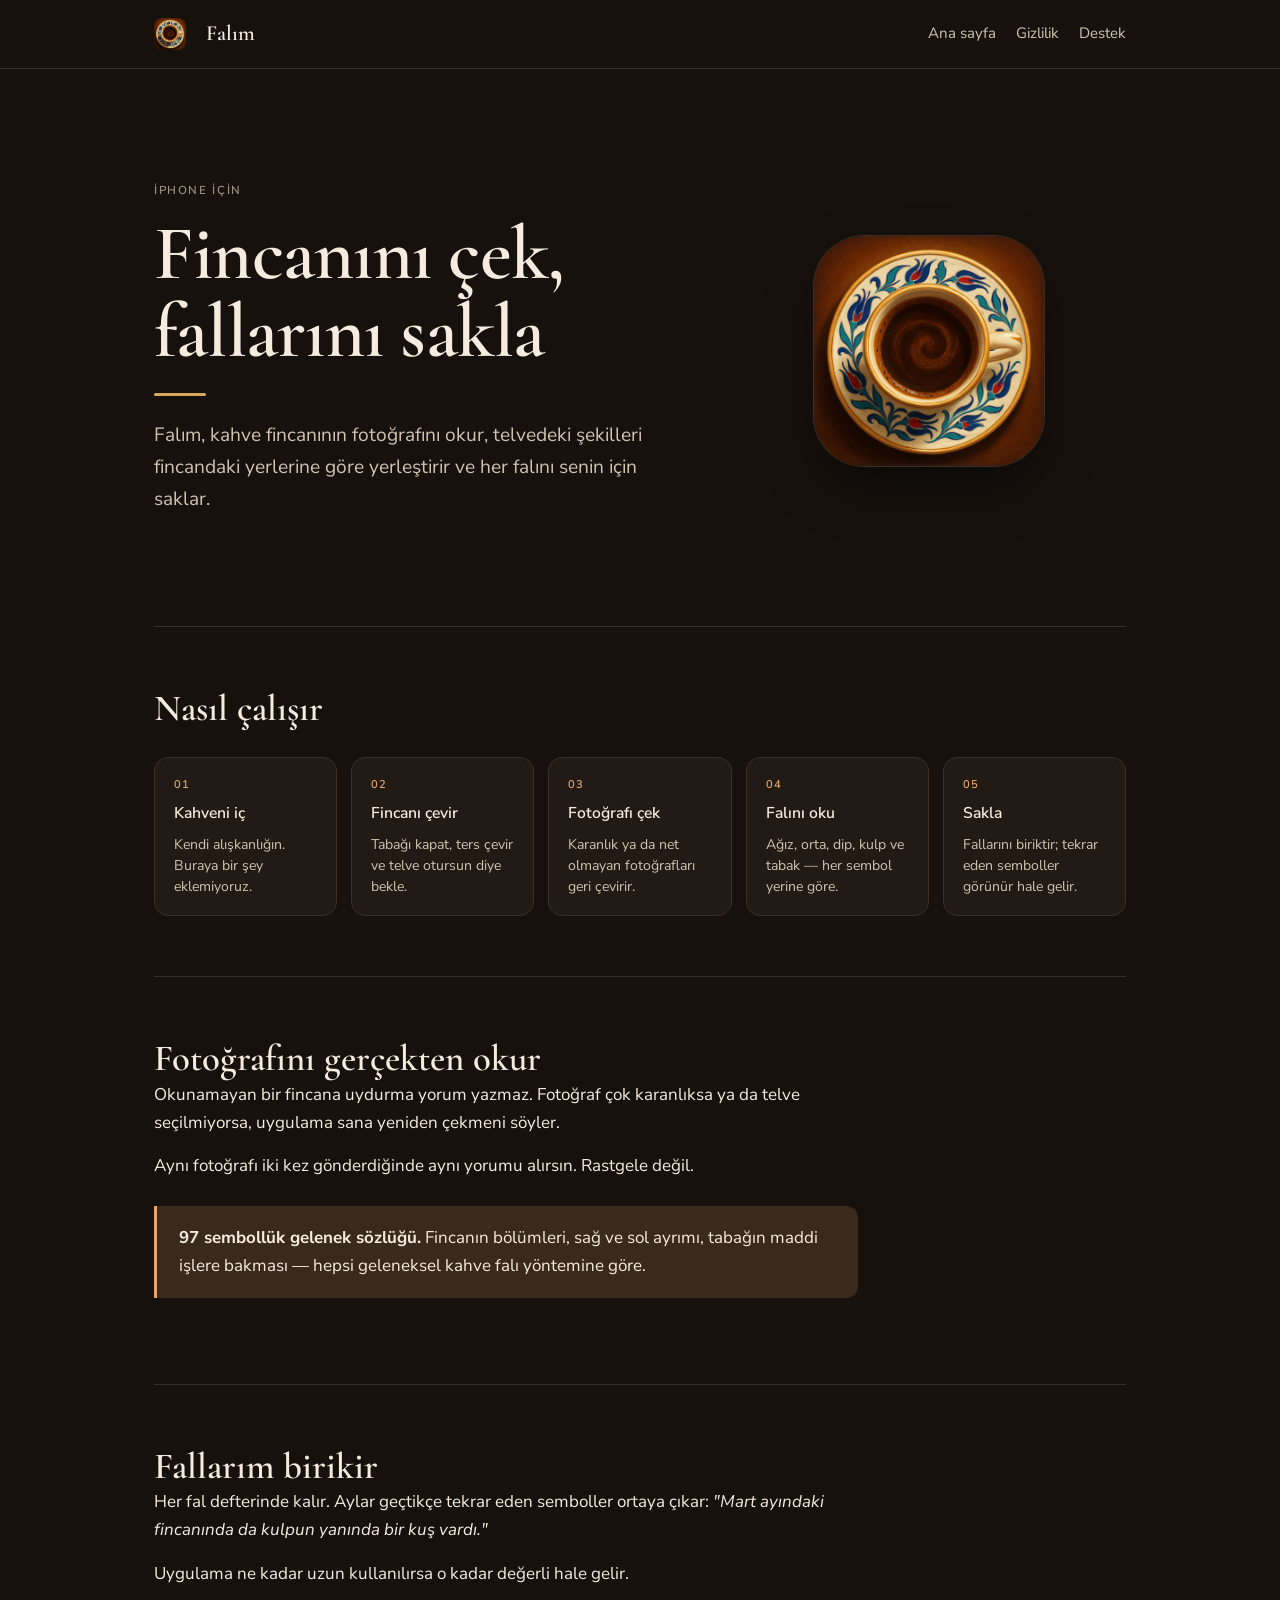
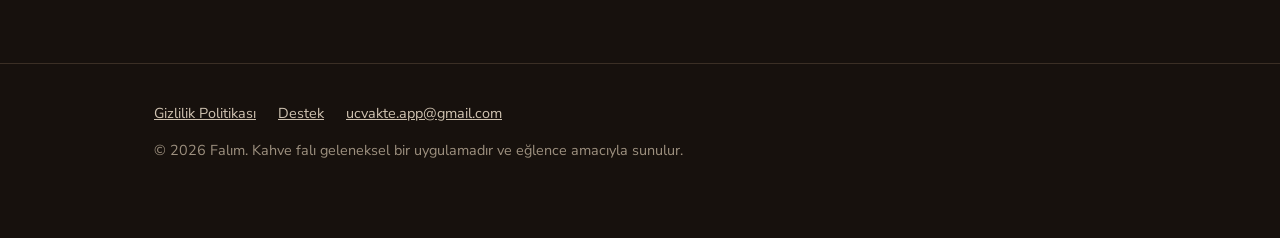
<file: index.html>
<!doctype html>
<html lang="tr">
<head>
<meta charset="utf-8">
<meta name="viewport" content="width=device-width,initial-scale=1">
<link rel="icon" href="icon.png">
<meta name="theme-color" content="#17110D">
<meta name="color-scheme" content="dark">
<link rel="preconnect" href="https://fonts.googleapis.com">
<link rel="preconnect" href="https://fonts.gstatic.com" crossorigin>
<link rel="stylesheet" href="https://fonts.googleapis.com/css2?family=Cormorant+Garamond:wght@600&family=Lora&family=Nunito+Sans:wght@400;600;700&display=swap">
<link rel="stylesheet" href="style.css">
<title>Falım: Kahve Falı</title>
<meta name="description" content="Fincanının fotoğrafını çek, telvendeki sembolleri gör, her falını sakla. Geleneksel kahve falı yöntemine sadık.">
</head>
<body>
<nav><div class="wrap">
<img src="icon.png" alt="">
<span class="mark">Falım</span>
<a href="index.html">Ana sayfa</a>
<a href="privacy.html">Gizlilik</a>
<a href="support.html">Destek</a>
</div></nav>
<div class="wrap">

<header class="hero">
  <div>
    <p class="eyebrow">iPhone için</p>
    <h1>Fincanını çek,<br>fallarını sakla</h1>
    <div class="rule"></div>
    <p class="lede">Falım, kahve fincanının fotoğrafını okur, telvedeki şekilleri fincandaki yerlerine göre yerleştirir ve her falını senin için saklar.</p>
  </div>
  <div class="hero-icon"><img src="icon.png" alt="Falım uygulama simgesi"></div>
</header>

<section>
  <h2>Nasıl çalışır</h2>
  <ol class="loop">
    <li><span class="n">01</span><span class="t">Kahveni iç</span><span class="d">Kendi alışkanlığın. Buraya bir şey eklemiyoruz.</span></li>
    <li><span class="n">02</span><span class="t">Fincanı çevir</span><span class="d">Tabağı kapat, ters çevir ve telve otursun diye bekle.</span></li>
    <li><span class="n">03</span><span class="t">Fotoğrafı çek</span><span class="d">Karanlık ya da net olmayan fotoğrafları geri çevirir.</span></li>
    <li><span class="n">04</span><span class="t">Falını oku</span><span class="d">Ağız, orta, dip, kulp ve tabak — her sembol yerine göre.</span></li>
    <li><span class="n">05</span><span class="t">Sakla</span><span class="d">Fallarını biriktir; tekrar eden semboller görünür hale gelir.</span></li>
  </ol>
</section>

<section>
  <h2>Fotoğrafını gerçekten okur</h2>
  <div class="narrow">
    <p>Okunamayan bir fincana uydurma yorum yazmaz. Fotoğraf çok karanlıksa ya da telve seçilmiyorsa, uygulama sana yeniden çekmeni söyler.</p>
    <p>Aynı fotoğrafı iki kez gönderdiğinde aynı yorumu alırsın. Rastgele değil.</p>
    <div class="note">
      <p><strong>97 sembollük gelenek sözlüğü.</strong> Fincanın bölümleri, sağ ve sol ayrımı, tabağın maddi işlere bakması — hepsi geleneksel kahve falı yöntemine göre.</p>
    </div>
  </div>
</section>

<section>
  <h2>Fallarım birikir</h2>
  <div class="narrow">
    <p>Her fal defterinde kalır. Aylar geçtikçe tekrar eden semboller ortaya çıkar: <em>"Mart ayındaki fincanında da kulpun yanında bir kuş vardı."</em></p>
    <p>Uygulama ne kadar uzun kullanılırsa o kadar değerli hale gelir.</p>
  </div>
</section>

</div>
<footer><div class="wrap">
<div class="links">
<a href="privacy.html">Gizlilik Politikası</a>
<a href="support.html">Destek</a>
<a href="mailto:ucvakte.app@gmail.com">ucvakte.app@gmail.com</a>
</div>
<p>© 2026 Falım. Kahve falı geleneksel bir uygulamadır ve eğlence amacıyla sunulur.</p>
</div></footer>
</body></html>
</file>
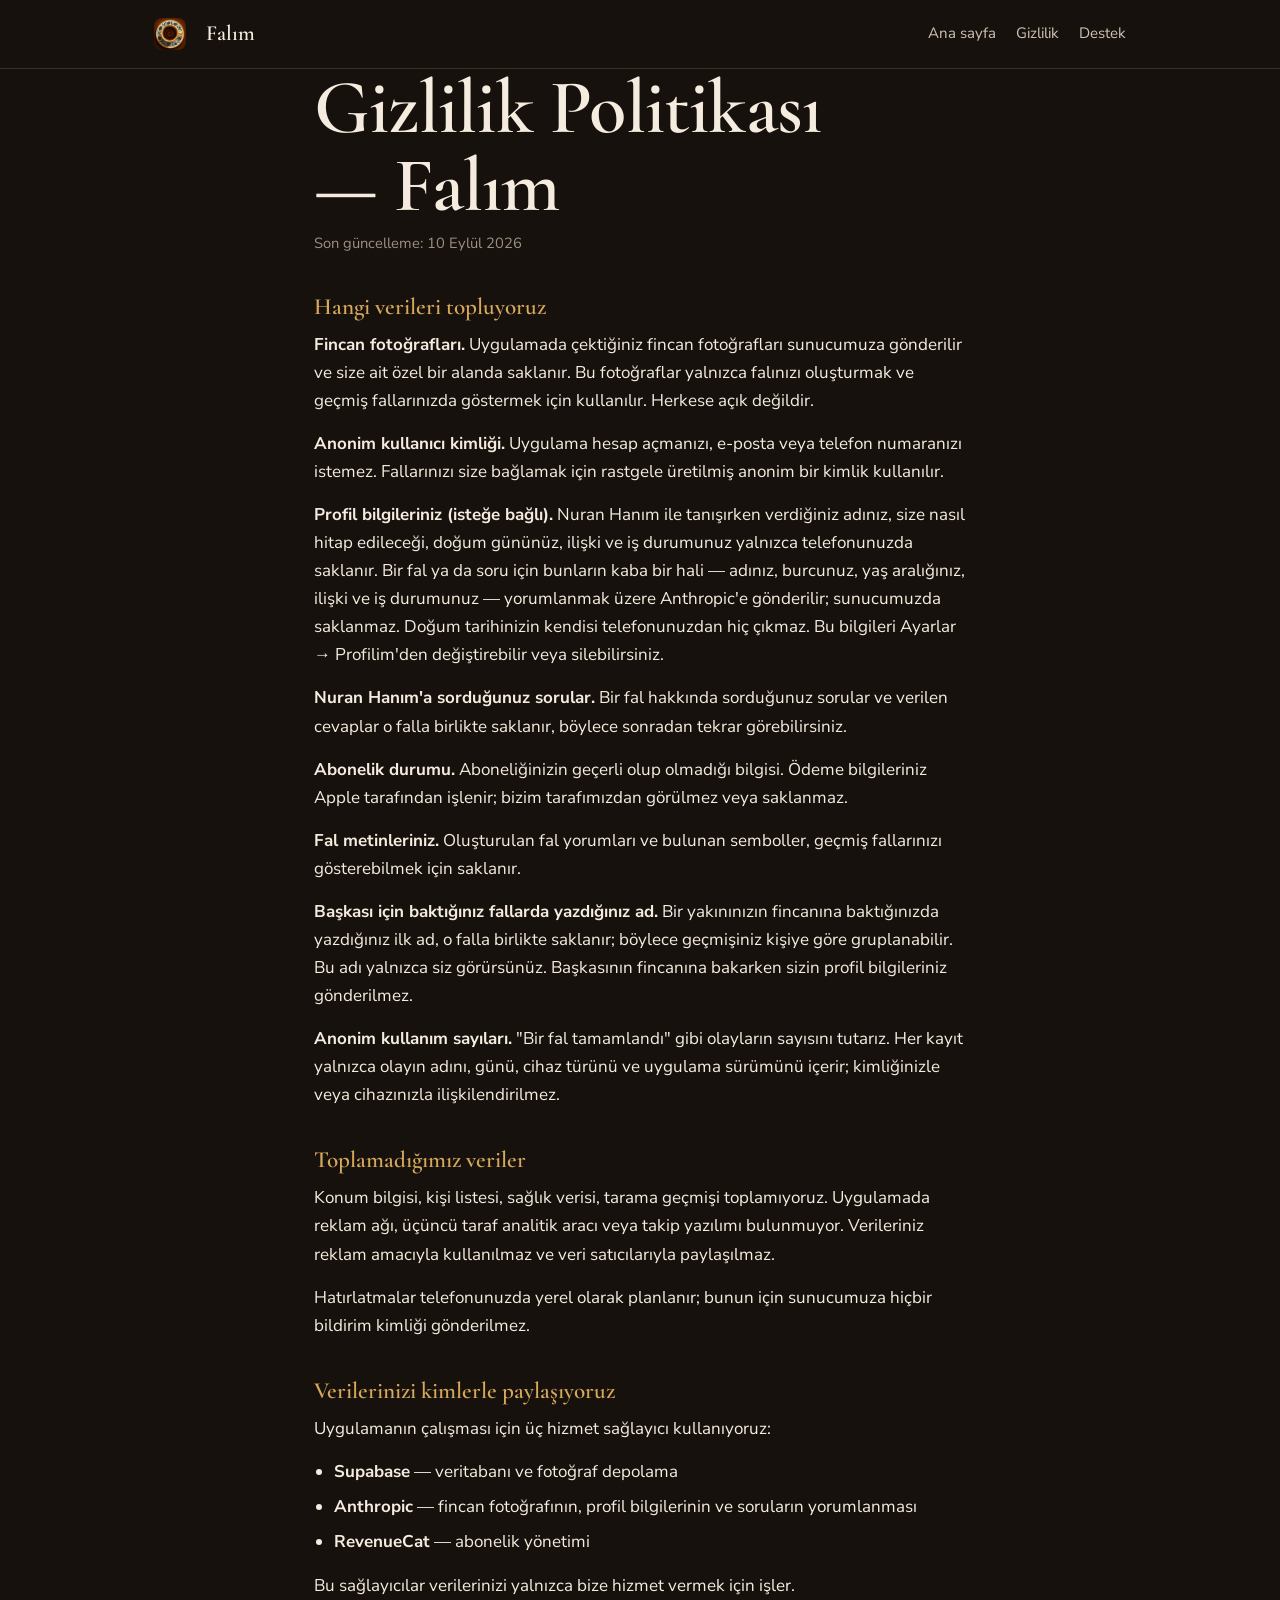
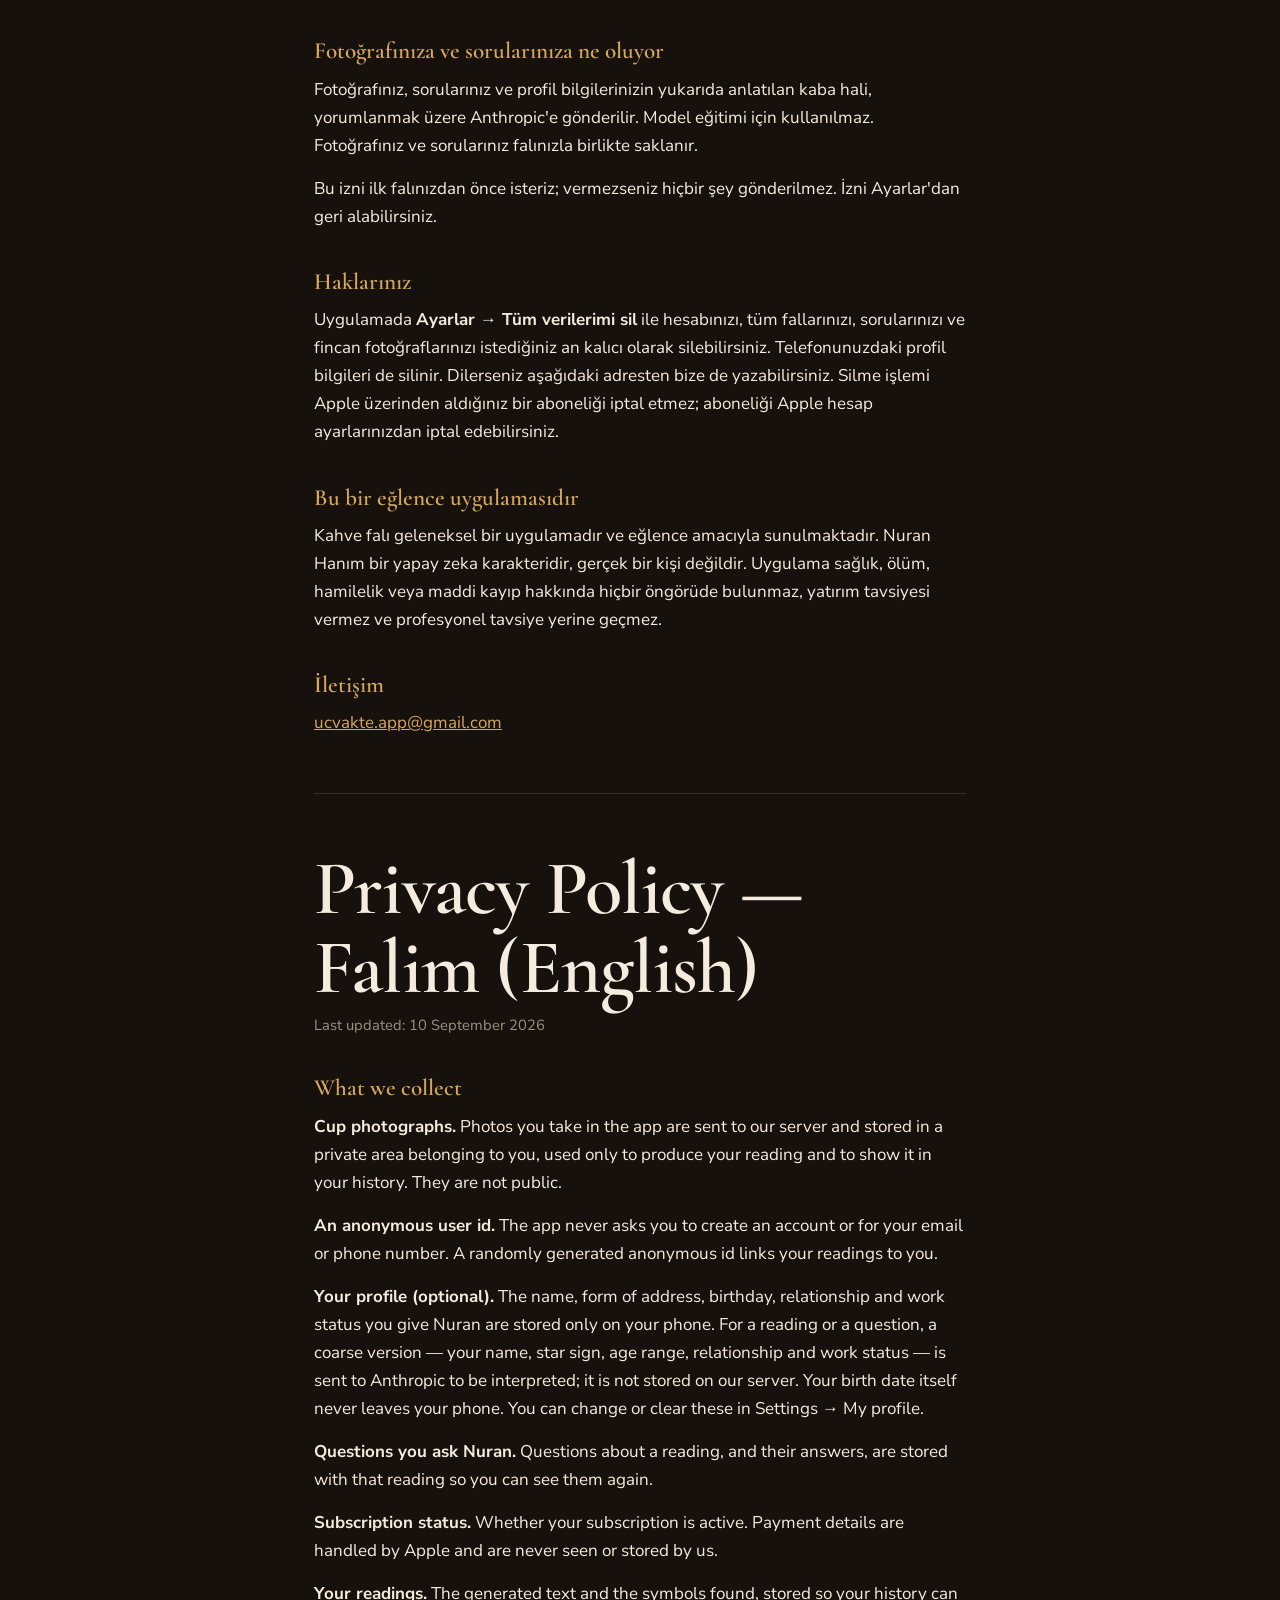
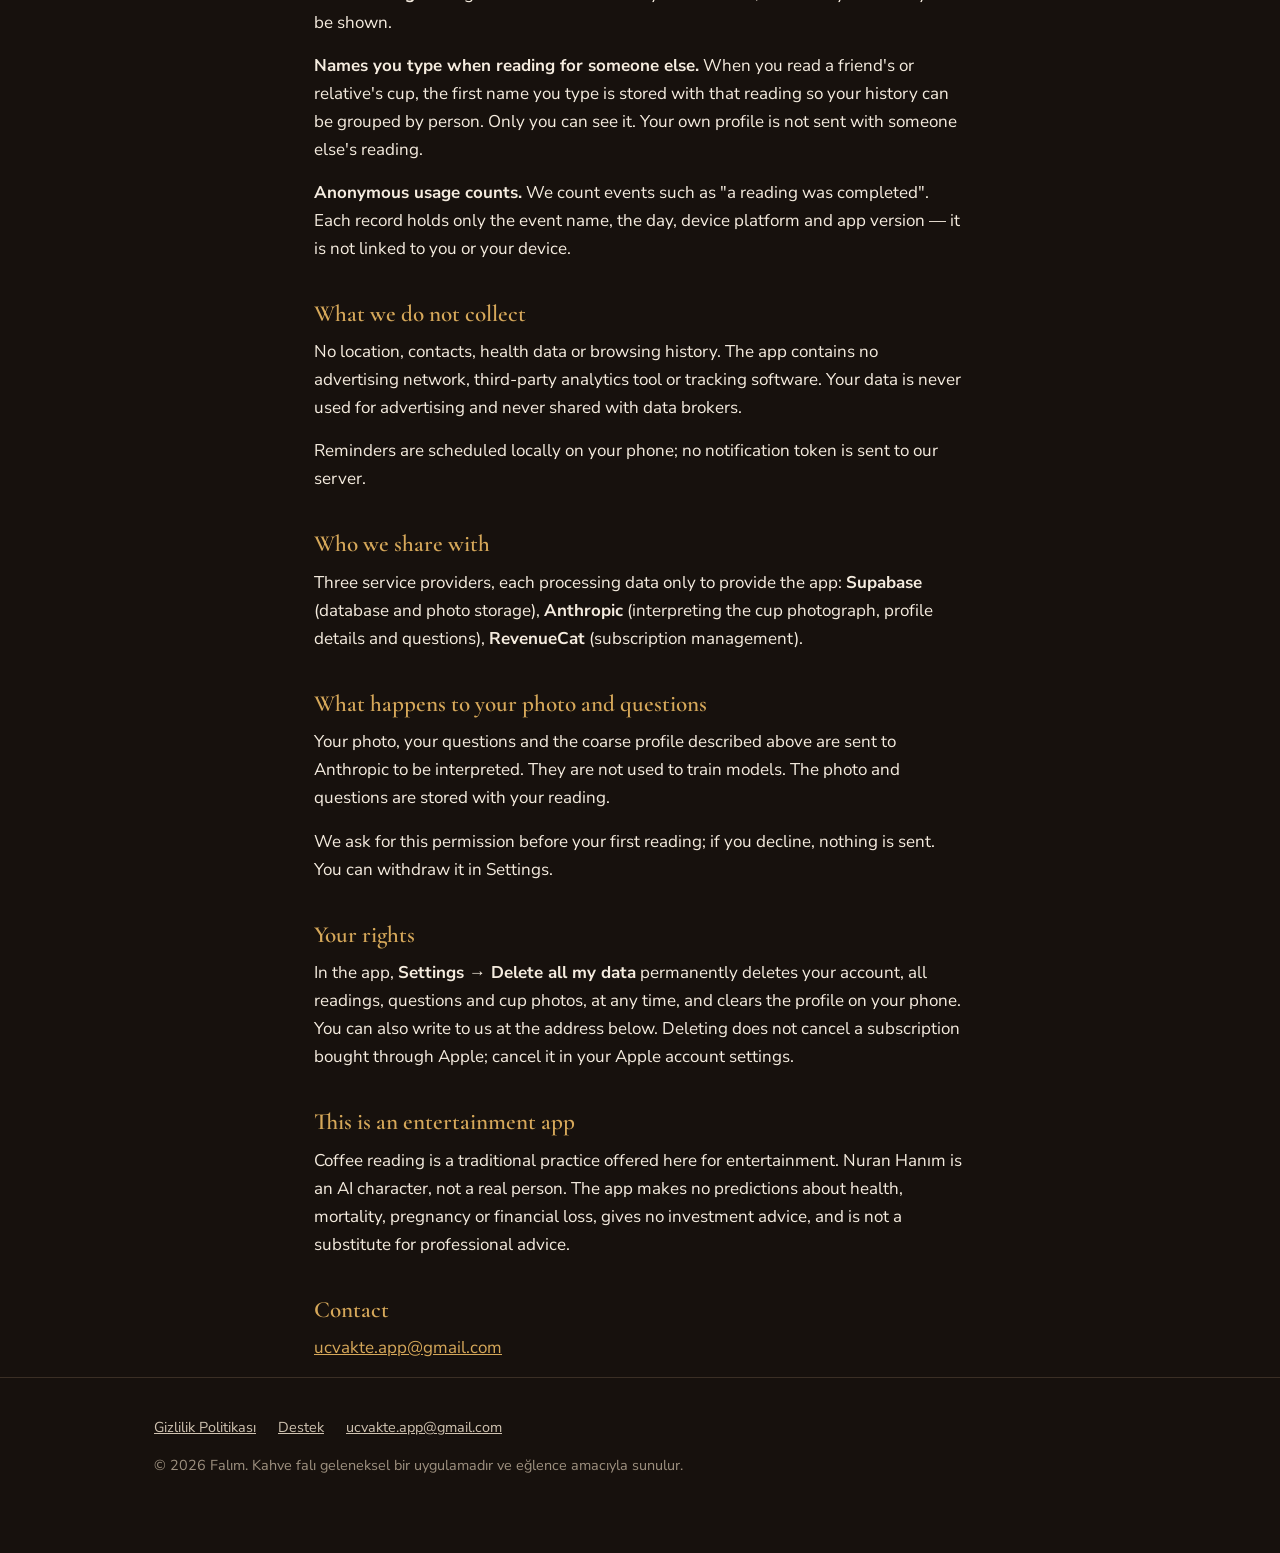
<file: privacy.html>
<!doctype html>
<html lang="tr">
<head>
<meta charset="utf-8">
<meta name="viewport" content="width=device-width,initial-scale=1">
<link rel="icon" href="icon.png">
<meta name="theme-color" content="#17110D">
<meta name="color-scheme" content="dark">
<link rel="preconnect" href="https://fonts.googleapis.com">
<link rel="preconnect" href="https://fonts.gstatic.com" crossorigin>
<link rel="stylesheet" href="https://fonts.googleapis.com/css2?family=Cormorant+Garamond:wght@600&family=Lora&family=Nunito+Sans:wght@400;600;700&display=swap">
<link rel="stylesheet" href="style.css">
<title>Gizlilik Politikası — Falım</title>
</head>
<body>
<nav><div class="wrap">
<img src="icon.png" alt="">
<span class="mark">Falım</span>
<a href="index.html">Ana sayfa</a>
<a href="privacy.html">Gizlilik</a>
<a href="support.html">Destek</a>
</div></nav>
<div class="wrap narrow doc">
<h1>Gizlilik Politikası — Falım</h1>
<p class="date">Son güncelleme: 10 Eylül 2026</p>
<h2>Hangi verileri topluyoruz</h2>
<p><strong>Fincan fotoğrafları.</strong> Uygulamada çektiğiniz fincan fotoğrafları sunucumuza gönderilir ve size ait özel bir alanda saklanır. Bu fotoğraflar yalnızca falınızı oluşturmak ve geçmiş fallarınızda göstermek için kullanılır. Herkese açık değildir.</p>
<p><strong>Anonim kullanıcı kimliği.</strong> Uygulama hesap açmanızı, e-posta veya telefon numaranızı istemez. Fallarınızı size bağlamak için rastgele üretilmiş anonim bir kimlik kullanılır.</p>
<p><strong>Profil bilgileriniz (isteğe bağlı).</strong> Nuran Hanım ile tanışırken verdiğiniz adınız, size nasıl hitap edileceği, doğum gününüz, ilişki ve iş durumunuz yalnızca telefonunuzda saklanır. Bir fal ya da soru için bunların kaba bir hali — adınız, burcunuz, yaş aralığınız, ilişki ve iş durumunuz — yorumlanmak üzere Anthropic&#x27;e gönderilir; sunucumuzda saklanmaz. Doğum tarihinizin kendisi telefonunuzdan hiç çıkmaz. Bu bilgileri Ayarlar → Profilim&#x27;den değiştirebilir veya silebilirsiniz.</p>
<p><strong>Nuran Hanım&#x27;a sorduğunuz sorular.</strong> Bir fal hakkında sorduğunuz sorular ve verilen cevaplar o falla birlikte saklanır, böylece sonradan tekrar görebilirsiniz.</p>
<p><strong>Abonelik durumu.</strong> Aboneliğinizin geçerli olup olmadığı bilgisi. Ödeme bilgileriniz Apple tarafından işlenir; bizim tarafımızdan görülmez veya saklanmaz.</p>
<p><strong>Fal metinleriniz.</strong> Oluşturulan fal yorumları ve bulunan semboller, geçmiş fallarınızı gösterebilmek için saklanır.</p>
<p><strong>Başkası için baktığınız fallarda yazdığınız ad.</strong> Bir yakınınızın fincanına baktığınızda yazdığınız ilk ad, o falla birlikte saklanır; böylece geçmişiniz kişiye göre gruplanabilir. Bu adı yalnızca siz görürsünüz. Başkasının fincanına bakarken sizin profil bilgileriniz gönderilmez.</p>
<p><strong>Anonim kullanım sayıları.</strong> "Bir fal tamamlandı" gibi olayların sayısını tutarız. Her kayıt yalnızca olayın adını, günü, cihaz türünü ve uygulama sürümünü içerir; kimliğinizle veya cihazınızla ilişkilendirilmez.</p>
<h2>Toplamadığımız veriler</h2>
<p>Konum bilgisi, kişi listesi, sağlık verisi, tarama geçmişi toplamıyoruz. Uygulamada reklam ağı, üçüncü taraf analitik aracı veya takip yazılımı bulunmuyor. Verileriniz reklam amacıyla kullanılmaz ve veri satıcılarıyla paylaşılmaz.</p>
<p>Hatırlatmalar telefonunuzda yerel olarak planlanır; bunun için sunucumuza hiçbir bildirim kimliği gönderilmez.</p>
<h2>Verilerinizi kimlerle paylaşıyoruz</h2>
<p>Uygulamanın çalışması için üç hizmet sağlayıcı kullanıyoruz:</p>
<ul><li><strong>Supabase</strong> — veritabanı ve fotoğraf depolama</li>
<li><strong>Anthropic</strong> — fincan fotoğrafının, profil bilgilerinin ve soruların yorumlanması</li>
<li><strong>RevenueCat</strong> — abonelik yönetimi</li></ul>
<p>Bu sağlayıcılar verilerinizi yalnızca bize hizmet vermek için işler.</p>
<h2>Fotoğrafınıza ve sorularınıza ne oluyor</h2>
<p>Fotoğrafınız, sorularınız ve profil bilgilerinizin yukarıda anlatılan kaba hali, yorumlanmak üzere Anthropic&#x27;e gönderilir. Model eğitimi için kullanılmaz. Fotoğrafınız ve sorularınız falınızla birlikte saklanır.</p>
<p>Bu izni ilk falınızdan önce isteriz; vermezseniz hiçbir şey gönderilmez. İzni Ayarlar&#x27;dan geri alabilirsiniz.</p>
<h2>Haklarınız</h2>
<p>Uygulamada <strong>Ayarlar → Tüm verilerimi sil</strong> ile hesabınızı, tüm fallarınızı, sorularınızı ve fincan fotoğraflarınızı istediğiniz an kalıcı olarak silebilirsiniz. Telefonunuzdaki profil bilgileri de silinir. Dilerseniz aşağıdaki adresten bize de yazabilirsiniz. Silme işlemi Apple üzerinden aldığınız bir aboneliği iptal etmez; aboneliği Apple hesap ayarlarınızdan iptal edebilirsiniz.</p>
<h2>Bu bir eğlence uygulamasıdır</h2>
<p>Kahve falı geleneksel bir uygulamadır ve eğlence amacıyla sunulmaktadır. Nuran Hanım bir yapay zeka karakteridir, gerçek bir kişi değildir. Uygulama sağlık, ölüm, hamilelik veya maddi kayıp hakkında hiçbir öngörüde bulunmaz, yatırım tavsiyesi vermez ve profesyonel tavsiye yerine geçmez.</p>
<h2>İletişim</h2>
<p><a href="mailto:ucvakte.app@gmail.com">ucvakte.app@gmail.com</a></p>
<hr>
<h1>Privacy Policy — Falim (English)</h1>
<p class="date">Last updated: 10 September 2026</p>
<h2>What we collect</h2>
<p><strong>Cup photographs.</strong> Photos you take in the app are sent to our server and stored in a private area belonging to you, used only to produce your reading and to show it in your history. They are not public.</p>
<p><strong>An anonymous user id.</strong> The app never asks you to create an account or for your email or phone number. A randomly generated anonymous id links your readings to you.</p>
<p><strong>Your profile (optional).</strong> The name, form of address, birthday, relationship and work status you give Nuran are stored only on your phone. For a reading or a question, a coarse version — your name, star sign, age range, relationship and work status — is sent to Anthropic to be interpreted; it is not stored on our server. Your birth date itself never leaves your phone. You can change or clear these in Settings → My profile.</p>
<p><strong>Questions you ask Nuran.</strong> Questions about a reading, and their answers, are stored with that reading so you can see them again.</p>
<p><strong>Subscription status.</strong> Whether your subscription is active. Payment details are handled by Apple and are never seen or stored by us.</p>
<p><strong>Your readings.</strong> The generated text and the symbols found, stored so your history can be shown.</p>
<p><strong>Names you type when reading for someone else.</strong> When you read a friend&#x27;s or relative&#x27;s cup, the first name you type is stored with that reading so your history can be grouped by person. Only you can see it. Your own profile is not sent with someone else&#x27;s reading.</p>
<p><strong>Anonymous usage counts.</strong> We count events such as "a reading was completed". Each record holds only the event name, the day, device platform and app version — it is not linked to you or your device.</p>
<h2>What we do not collect</h2>
<p>No location, contacts, health data or browsing history. The app contains no advertising network, third-party analytics tool or tracking software. Your data is never used for advertising and never shared with data brokers.</p>
<p>Reminders are scheduled locally on your phone; no notification token is sent to our server.</p>
<h2>Who we share with</h2>
<p>Three service providers, each processing data only to provide the app: <strong>Supabase</strong> (database and photo storage), <strong>Anthropic</strong> (interpreting the cup photograph, profile details and questions), <strong>RevenueCat</strong> (subscription management).</p>
<h2>What happens to your photo and questions</h2>
<p>Your photo, your questions and the coarse profile described above are sent to Anthropic to be interpreted. They are not used to train models. The photo and questions are stored with your reading.</p>
<p>We ask for this permission before your first reading; if you decline, nothing is sent. You can withdraw it in Settings.</p>
<h2>Your rights</h2>
<p>In the app, <strong>Settings → Delete all my data</strong> permanently deletes your account, all readings, questions and cup photos, at any time, and clears the profile on your phone. You can also write to us at the address below. Deleting does not cancel a subscription bought through Apple; cancel it in your Apple account settings.</p>
<h2>This is an entertainment app</h2>
<p>Coffee reading is a traditional practice offered here for entertainment. Nuran Hanım is an AI character, not a real person. The app makes no predictions about health, mortality, pregnancy or financial loss, gives no investment advice, and is not a substitute for professional advice.</p>
<h2>Contact</h2>
<p><a href="mailto:ucvakte.app@gmail.com">ucvakte.app@gmail.com</a></p>
</div>
<footer><div class="wrap">
<div class="links">
<a href="privacy.html">Gizlilik Politikası</a>
<a href="support.html">Destek</a>
<a href="mailto:ucvakte.app@gmail.com">ucvakte.app@gmail.com</a>
</div>
<p>© 2026 Falım. Kahve falı geleneksel bir uygulamadır ve eğlence amacıyla sunulur.</p>
</div></footer>
</body></html>
</file>
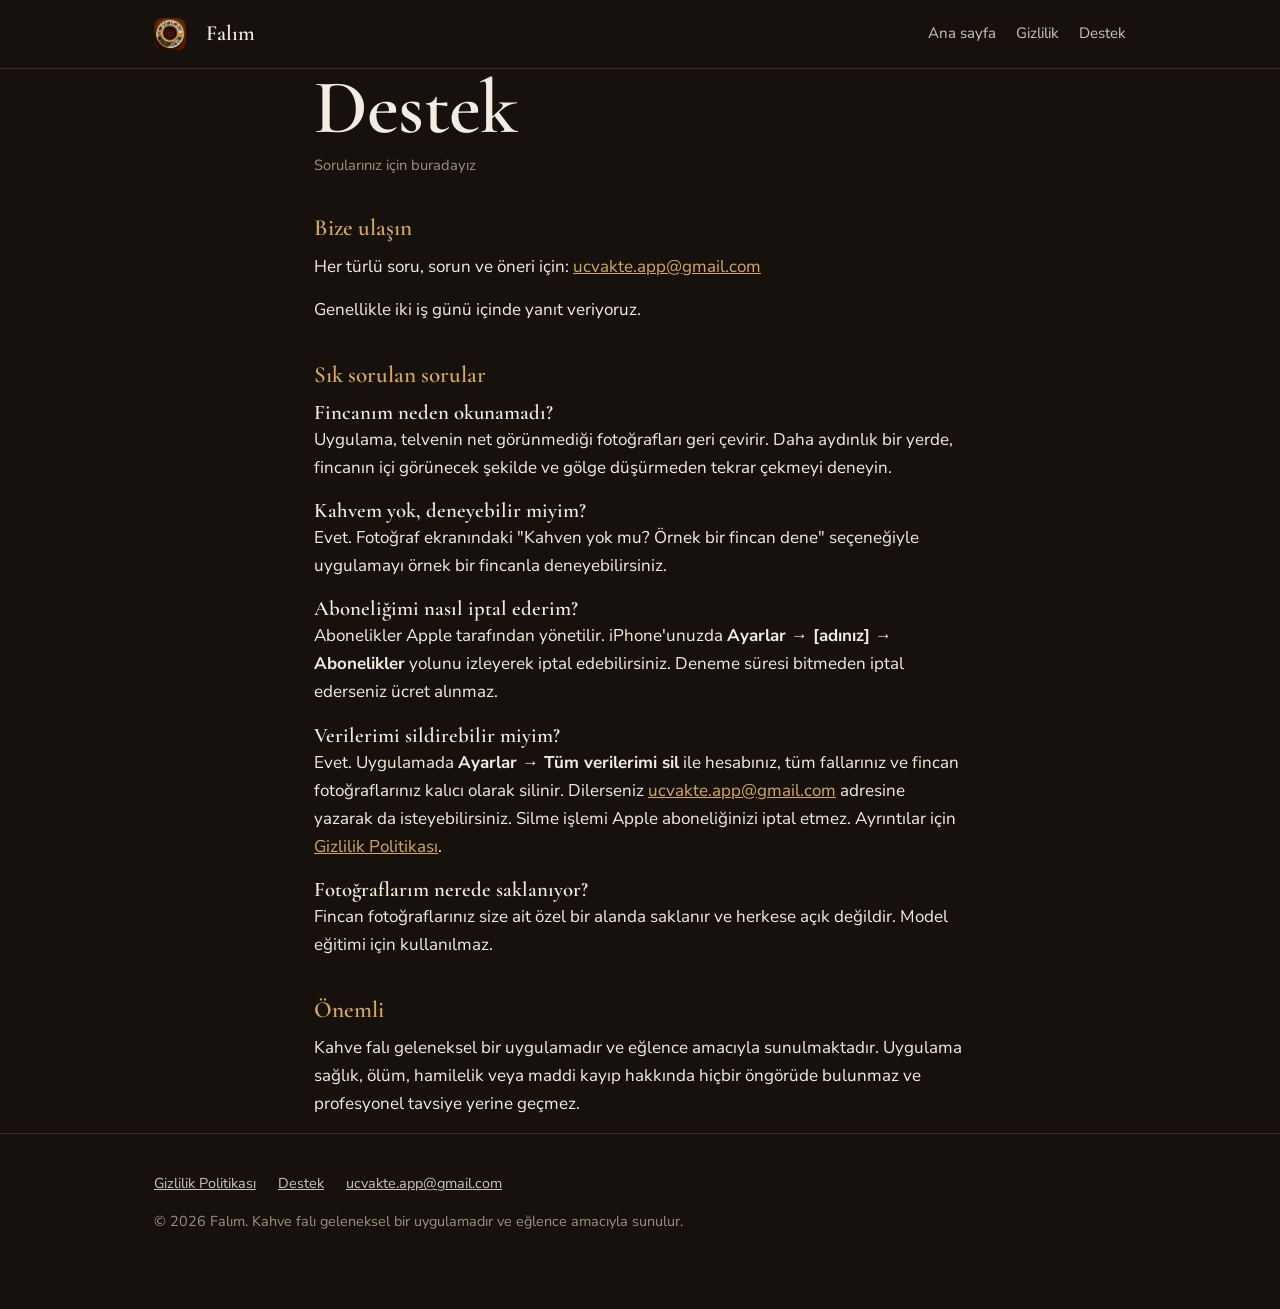
<file: support.html>
<!doctype html>
<html lang="tr">
<head>
<meta charset="utf-8">
<meta name="viewport" content="width=device-width,initial-scale=1">
<link rel="icon" href="icon.png">
<meta name="theme-color" content="#17110D">
<meta name="color-scheme" content="dark">
<link rel="preconnect" href="https://fonts.googleapis.com">
<link rel="preconnect" href="https://fonts.gstatic.com" crossorigin>
<link rel="stylesheet" href="https://fonts.googleapis.com/css2?family=Cormorant+Garamond:wght@600&family=Lora&family=Nunito+Sans:wght@400;600;700&display=swap">
<link rel="stylesheet" href="style.css">
<title>Destek — Falım</title>
</head>
<body>
<nav><div class="wrap">
<img src="icon.png" alt="">
<span class="mark">Falım</span>
<a href="index.html">Ana sayfa</a>
<a href="privacy.html">Gizlilik</a>
<a href="support.html">Destek</a>
</div></nav>
<div class="wrap narrow doc">
<h1>Destek</h1>
<p class="date">Sorularınız için buradayız</p>

<h2>Bize ulaşın</h2>
<p>Her türlü soru, sorun ve öneri için: <a href="mailto:ucvakte.app@gmail.com">ucvakte.app@gmail.com</a></p>
<p>Genellikle iki iş günü içinde yanıt veriyoruz.</p>

<h2>Sık sorulan sorular</h2>

<h3>Fincanım neden okunamadı?</h3>
<p>Uygulama, telvenin net görünmediği fotoğrafları geri çevirir. Daha aydınlık bir yerde, fincanın içi görünecek şekilde ve gölge düşürmeden tekrar çekmeyi deneyin.</p>

<h3>Kahvem yok, deneyebilir miyim?</h3>
<p>Evet. Fotoğraf ekranındaki "Kahven yok mu? Örnek bir fincan dene" seçeneğiyle uygulamayı örnek bir fincanla deneyebilirsiniz.</p>

<h3>Aboneliğimi nasıl iptal ederim?</h3>
<p>Abonelikler Apple tarafından yönetilir. iPhone'unuzda <strong>Ayarlar → [adınız] → Abonelikler</strong> yolunu izleyerek iptal edebilirsiniz. Deneme süresi bitmeden iptal ederseniz ücret alınmaz.</p>

<h3>Verilerimi sildirebilir miyim?</h3>
<p>Evet. Uygulamada <strong>Ayarlar → Tüm verilerimi sil</strong> ile hesabınız, tüm fallarınız ve fincan fotoğraflarınız kalıcı olarak silinir. Dilerseniz <a href="mailto:ucvakte.app@gmail.com">ucvakte.app@gmail.com</a> adresine yazarak da isteyebilirsiniz. Silme işlemi Apple aboneliğinizi iptal etmez. Ayrıntılar için <a href="privacy.html">Gizlilik Politikası</a>.</p>

<h3>Fotoğraflarım nerede saklanıyor?</h3>
<p>Fincan fotoğraflarınız size ait özel bir alanda saklanır ve herkese açık değildir. Model eğitimi için kullanılmaz.</p>

<h2>Önemli</h2>
<p>Kahve falı geleneksel bir uygulamadır ve eğlence amacıyla sunulmaktadır. Uygulama sağlık, ölüm, hamilelik veya maddi kayıp hakkında hiçbir öngörüde bulunmaz ve profesyonel tavsiye yerine geçmez.</p>
</div>
<footer><div class="wrap">
<div class="links">
<a href="privacy.html">Gizlilik Politikası</a>
<a href="support.html">Destek</a>
<a href="mailto:ucvakte.app@gmail.com">ucvakte.app@gmail.com</a>
</div>
<p>© 2026 Falım. Kahve falı geleneksel bir uygulamadır ve eğlence amacıyla sunulur.</p>
</div></footer>
</body></html>
</file>
<file: style.css>
/* Gece — matches the app (app/src/theme.ts). One palette: the app is dark-only. */
:root{
  --ground:#17110D; --ground-deep:#0F0B08; --surface:#221A14;
  --ink:#F5ECDF; --ink-soft:#D0C3B1; --ink-faint:#9D907F;
  --line:#3B2F25; --line-soft:#2D241C;
  --accent:#D6A85A; --accent-deep:#B98B3F; --accent-soft:#3A2D1B;
  --copper:#E3A66C; --copper-soft:#3A2A1C;
  --grounds:#3D2A1C;
  color-scheme:dark;
}

*{box-sizing:border-box}
html{scroll-behavior:smooth}
body{
  margin:0; background:var(--ground); color:var(--ink);
  font-family:"Nunito Sans",-apple-system,BlinkMacSystemFont,"Segoe UI",sans-serif;
  font-size:17px; line-height:1.65; -webkit-font-smoothing:antialiased;
}
.wrap{max-width:64rem;margin:0 auto;padding:0 26px}
.narrow{max-width:44rem}

h1,h2,h3{font-family:"Cormorant Garamond",Georgia,serif;margin:0;text-wrap:balance}
h1{font-size:clamp(3rem,8vw,4.8rem);line-height:1.02;letter-spacing:-.01em;font-weight:600}
h2{font-size:clamp(1.8rem,3.8vw,2.3rem);line-height:1.18;font-weight:600}
h3{font-size:1.3rem;font-weight:600;line-height:1.3}
p{margin:0 0 15px}
a{color:var(--accent)}

nav{border-bottom:1px solid var(--line);background:var(--ground)}
nav .wrap{display:flex;align-items:center;gap:20px;padding-top:16px;padding-bottom:16px;flex-wrap:wrap}
nav img{width:32px;height:32px;border-radius:8px}
nav .mark{font-family:"Cormorant Garamond",serif;font-weight:600;font-size:1.35rem;margin-right:auto}
nav a{color:var(--ink-soft);text-decoration:none;font-size:.94rem}
nav a:hover{color:var(--accent)}

.hero{padding:88px 0 76px;display:grid;gap:44px;grid-template-columns:1fr;align-items:center}
@media(min-width:820px){.hero{grid-template-columns:1.15fr .85fr;padding:112px 0 96px}}
.rule{width:52px;height:3px;background:var(--accent);border-radius:2px;margin:22px 0 24px}
.lede{font-size:1.2rem;color:var(--ink-soft);max-width:34rem}
.hero-icon{justify-self:center}
.hero-icon img{width:min(230px,58vw);height:auto;border-radius:22%;
  box-shadow:0 0 0 1px var(--line),0 24px 60px -18px rgba(0,0,0,.7)}

.eyebrow{font-size:.72rem;font-weight:600;letter-spacing:.14em;text-transform:uppercase;color:var(--ink-faint)}

section{padding:60px 0;border-top:1px solid var(--line)}
.loop{list-style:none;padding:0;margin:26px 0 0;display:grid;gap:14px;
  grid-template-columns:repeat(auto-fit,minmax(160px,1fr))}
.loop li{background:var(--surface);border:1px solid var(--line);border-radius:14px;
  padding:18px 19px;display:flex;flex-direction:column;gap:7px}
.loop .n{font-size:.7rem;font-weight:600;letter-spacing:.09em;color:var(--copper)}
.loop .t{font-weight:600;font-size:.98rem}
.loop .d{font-size:.88rem;color:var(--ink-soft);line-height:1.5}

.note{border-left:3px solid var(--copper);background:var(--copper-soft);
  padding:18px 22px;border-radius:0 12px 12px 0;margin:26px 0}
.note p:last-child{margin-bottom:0}

footer{border-top:1px solid var(--line);padding:38px 0 60px;color:var(--ink-faint);font-size:.9rem}
footer a{color:var(--ink-soft)}
footer .links{display:flex;gap:22px;flex-wrap:wrap;margin-bottom:14px}

.doc h2{margin:38px 0 10px;font-size:1.45rem;color:var(--accent)}
.doc h1{margin-bottom:6px}
.doc .date{color:var(--ink-faint);font-size:.92rem;margin-bottom:30px}
.doc ul{padding-left:20px;margin:0 0 16px}
.doc li{margin-bottom:7px}
.doc hr{border:0;border-top:1px solid var(--line);margin:56px 0}

:focus-visible{outline:2px solid var(--accent);outline-offset:2px;border-radius:4px}
</file>
